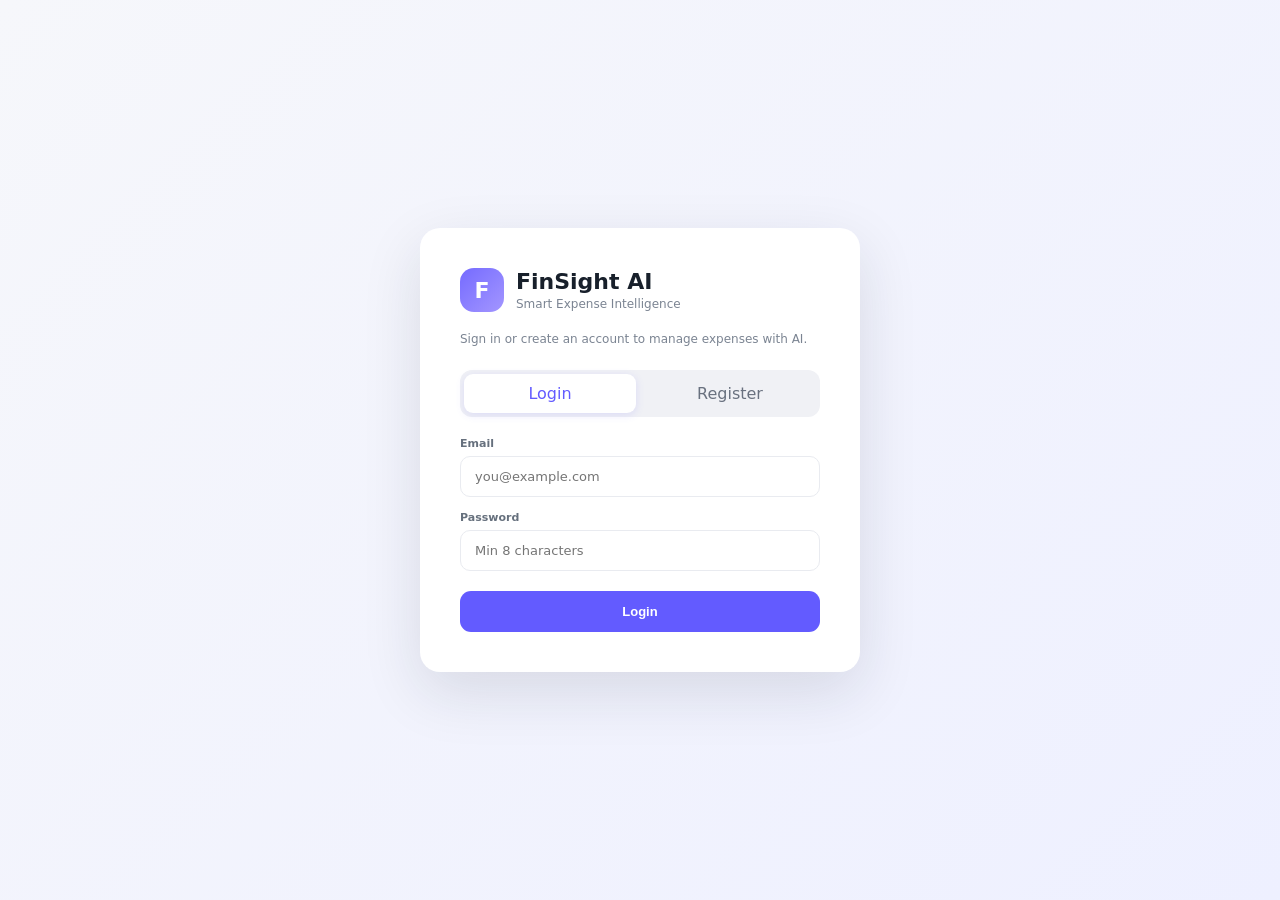
<file: templates/login.html>
<!DOCTYPE html>
<html lang="en">
<head>
  <meta charset="UTF-8">
  <meta name="viewport" content="width=device-width, initial-scale=1.0">
  <title>Login — FinSight AI</title>
  <meta name="csrf-token" content="{{ csrf_token() }}">

  <link rel="icon" href="data:image/svg+xml,<svg xmlns='http://www.w3.org/2000/svg' viewBox='0 0 100 100'><rect width='100' height='100' rx='25' fill='%23635bff'/><text x='50' y='68' font-size='60' font-weight='800' fill='white' text-anchor='middle' font-family='Arial'>F</text></svg>">
  <style>
    * { box-sizing: border-box; }
    body {
      margin: 0;
      font-family: -apple-system, BlinkMacSystemFont, 'Segoe UI', system-ui, sans-serif;
      background: linear-gradient(135deg, #f6f7fb 0%, #eef0ff 100%);
      color: #18202b;
      display: grid; place-items: center; min-height: 100vh; padding: 20px;
    }
    .auth-card { background: #fff; padding: 40px; border-radius: 20px;
      box-shadow: 0 20px 60px rgba(27,35,52,.12); width: min(440px, 100%); }
    .brand-row { display: flex; align-items: center; gap: 12px; margin-bottom: 20px; }
    .brand-mark { width: 44px; height: 44px; border-radius: 14px;
      background: linear-gradient(135deg, #756bff, #a396ff);
      display: grid; place-items: center; color: #fff; font-weight: 800; font-size: 22px; }
    .auth-card h1 { margin: 0; font-size: 22px; }
    .auth-card .sub { color: #7b8492; font-size: 12px; margin-top: 3px; }
    .auth-card p.intro { color: #7b8492; font-size: 12px; margin: 0 0 24px; }
    .auth-tabs { display: flex; gap: 8px; margin-bottom: 20px;
      background: #f0f1f5; padding: 4px; border-radius: 12px; }
    .auth-tabs button { flex: 1; padding: 10px; border-radius: 9px; border: 0;
      background: transparent; font-weight: 600; cursor: pointer;
      font: inherit; color: #69717f; }
    .auth-tabs button.active { background: #fff; color: #635bff;
      box-shadow: 0 2px 8px rgba(99,91,255,.15); }
    label { display: block; margin: 14px 0 6px; font-size: 11px; color: #66707d; font-weight: 600; }
    input { width: 100%; border: 1px solid #e9ebf0; border-radius: 10px;
      padding: 12px 14px; font: inherit; font-size: 13px; outline: none; }
    input:focus { border-color: #635bff; box-shadow: 0 0 0 3px rgba(99,91,255,.1); }
    .primary-btn { background: #635bff; color: #fff; padding: 13px; border-radius: 11px;
      font-weight: 700; font-size: 13px; border: 0; cursor: pointer; width: 100%;
      margin-top: 20px; }
    .primary-btn:hover { filter: brightness(.96); }
    .primary-btn:disabled { opacity: .6; cursor: not-allowed; }
    .error { background: #ffeaec; color: #d54152; padding: 10px 12px;
      border-radius: 10px; font-size: 11px; margin-top: 14px; display: none; }
    .error.show { display: block; }
  </style>
</head>
<body>
  <div class="auth-card">
    <div class="brand-row">
      <div class="brand-mark">F</div>
      <div><h1>FinSight AI</h1><div class="sub">Smart Expense Intelligence</div></div>
    </div>
    <p class="intro">Sign in or create an account to manage expenses with AI.</p>

    <div class="auth-tabs">
      <button id="tabLogin" class="active" type="button">Login</button>
      <button id="tabRegister" type="button">Register</button>
    </div>

    <form id="authForm">
      <div id="nameGroup" style="display:none">
        <label for="name">Full name</label>
        <input id="name" placeholder="Your name">
      </div>
      <label for="email">Email</label>
      <input id="email" type="email" placeholder="you@example.com" required>
      <label for="password">Password</label>
      <input id="password" type="password" placeholder="Min 8 characters" required minlength="8">
      <div id="incomeGroup" style="display:none">
        <label for="income">Monthly income (optional)</label>
        <input id="income" type="number" placeholder="50000">
      </div>
      <button class="primary-btn" id="submitBtn" type="submit">Login</button>
      <div class="error" id="errorBox"></div>
    </form>
  </div>

  <script>
    let mode = 'login';
    const tabL = document.getElementById('tabLogin');
    const tabR = document.getElementById('tabRegister');
    const btn = document.getElementById('submitBtn');
    const nameGroup = document.getElementById('nameGroup');
    const incomeGroup = document.getElementById('incomeGroup');
    const errorBox = document.getElementById('errorBox');
    const form = document.getElementById('authForm');

    function getCsrfToken() {
      const meta = document.querySelector('meta[name="csrf-token"]');
      return meta ? meta.getAttribute('content') : '';
    }

    tabL.onclick = () => {
      mode = 'login';
      tabL.classList.add('active'); tabR.classList.remove('active');
      btn.textContent = 'Login';
      nameGroup.style.display = 'none';
      incomeGroup.style.display = 'none';
      errorBox.classList.remove('show');
    };
    tabR.onclick = () => {
      mode = 'register';
      tabR.classList.add('active'); tabL.classList.remove('active');
      btn.textContent = 'Create account';
      nameGroup.style.display = 'block';
      incomeGroup.style.display = 'block';
      errorBox.classList.remove('show');
    };

    form.onsubmit = async (e) => {
      e.preventDefault();
      errorBox.classList.remove('show');
      btn.disabled = true;

      const body = {
        email: document.getElementById('email').value.trim(),
        password: document.getElementById('password').value,
        name: document.getElementById('name').value.trim(),
        monthly_income: Number(document.getElementById('income').value) || 0
      };

      const url = mode === 'login' ? '/api/auth/login' : '/api/auth/register';

      try {
        const res = await fetch(url, {
          method: 'POST',
          headers: {
            'Content-Type': 'application/json',
            'X-CSRFToken': getCsrfToken()
          },
          credentials: 'same-origin',
          body: JSON.stringify(body)
        });
        const data = await res.json();
        if (!res.ok) throw new Error(data.error || 'Something went wrong');
        window.location.href = '/';
      } catch (err) {
        errorBox.textContent = err.message;
        errorBox.classList.add('show');
        btn.disabled = false;
      }
    };
  </script>
</body>
</html>
</file>
